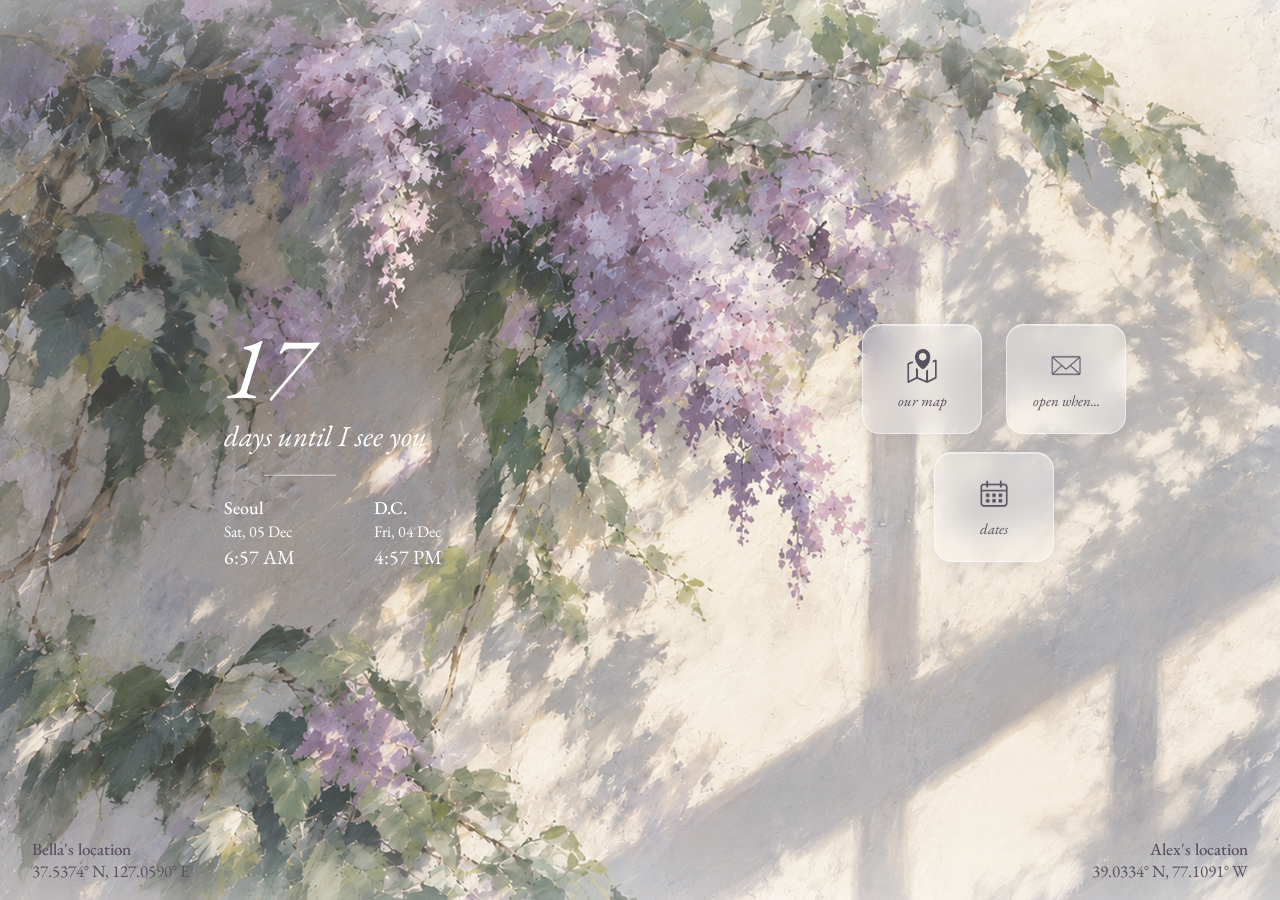
<file: index.html>
<!DOCTYPE html>
<html lang="en">
<head>
  <meta charset="UTF-8" />
  <meta name="viewport" content="width=device-width, initial-scale=1.0" />

  <title>Us</title>

  <link rel="icon" type="image/png" href="favicon.png">

  <link rel="preconnect" href="https://fonts.googleapis.com">
  <link rel="preconnect" href="https://fonts.gstatic.com" crossorigin>
  <link
    href="https://fonts.googleapis.com/css2?family=EB+Garamond:ital,wght@0,400;0,500;1,400;1,500&display=swap"
    rel="stylesheet"
  />

  <link rel="stylesheet" href="style.css" />
</head>

<body>

  <main class="home">

    <!-- COUNTDOWN + CLOCKS -->
    <section class="left-panel">

      <div class="countdown">
        <div id="countdown-days" class="countdown-number">100</div>
        <div class="countdown-text">days until I see you</div>

        <div class="divider"></div>

        <div class="clocks">

          <div class="clock">
            <div class="city">Seoul</div>
            <div id="seoul-date" class="clock-date">Sat 12 Sep</div>
            <div id="seoul-time" class="clock-time">3:43 AM</div>
          </div>

          <div class="clock">
            <div class="city">D.C.</div>
            <div id="dc-date" class="clock-date">Fri 11 Sep</div>
            <div id="dc-time" class="clock-time">2:43 PM</div>
          </div>

        </div>
      </div>

    </section>


    <!-- APP BUTTONS -->
    <nav class="apps">

        <a class="app-button" href="map.html">
            <img src="map.png" alt="Map icon">
            <span>our map</span>
        </a>

        <a class="app-button" href="letters.html">
            <img src="letter.png" alt="Letter icon">
            <span>open when...</span>
        </a>

        <a class="app-button dates-button" href="dates.html">
            <img src="dates.png" alt="Dates icon">
            <span>dates</span>
        </a>

    </nav>


    <!-- COORDINATES -->
    <div class="location bella-location">
      <strong>Bella's location</strong>
      <span>37.5374° N, 127.0590° E</span>
    </div>

    <div class="location alex-location">
      <strong>Alex's location</strong>
      <span>39.0334° N, 77.1091° W</span>
    </div>

  </main>


  <script src="script.js"></script>

</body>
</html>
</file>
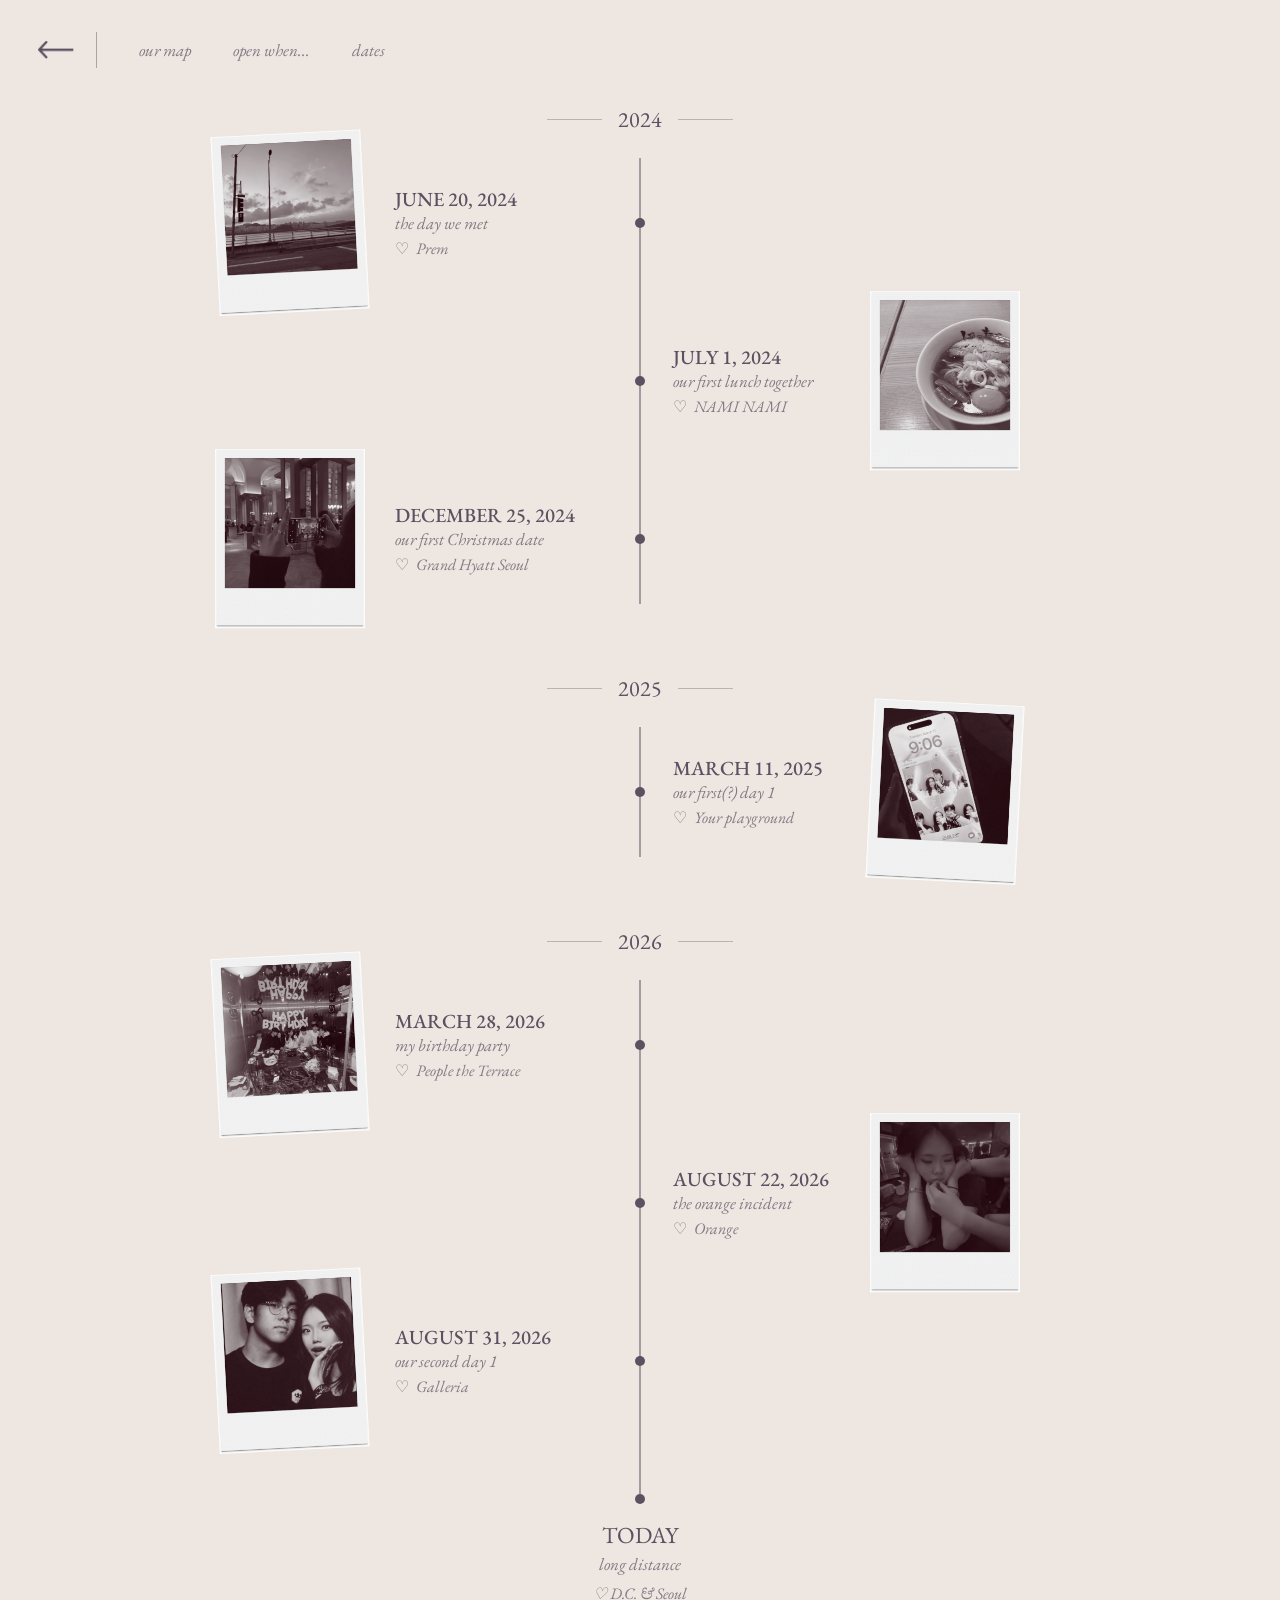
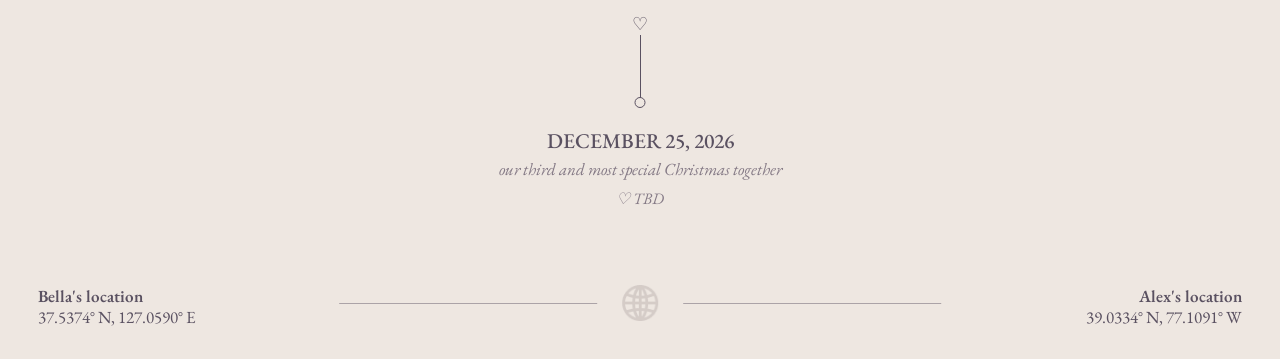
<file: dates.html>
<!DOCTYPE html>
<html lang="en">
<head>
  <meta charset="UTF-8">
  <meta name="viewport" content="width=device-width, initial-scale=1.0">

  <title>Our Dates</title>

  <link rel="icon" type="image/png" href="favicon.png">

  <!-- EB Garamond -->
  <link rel="preconnect" href="https://fonts.googleapis.com">
  <link rel="preconnect" href="https://fonts.gstatic.com" crossorigin>

  <link
    href="https://fonts.googleapis.com/css2?family=EB+Garamond:ital,wght@0,400;0,500;0,600;1,400;1,500&display=swap"
    rel="stylesheet"
  >

  <style>

    /* ========================================
       RESET
    ======================================== */

    * {
      box-sizing: border-box;
      margin: 0;
      padding: 0;
    }

    html,
    body {
      width: 100%;
      min-height: 100%;
    }

    body {
      background: #eee7e1;
      color: #5A5161;

      font-family: "EB Garamond", serif;
    }


    /* ========================================
       PAGE
    ======================================== */

    .page {
      position: relative;

      width: 100%;
      min-height: 1650px;

      padding-top: 105px;
      padding-bottom: 150px;
    }


    /* ========================================
       NAVIGATION
    ======================================== */

    .top-nav {
      position: absolute;
      top: 32px;
      left: 38px;

      display: flex;
      align-items: center;
      gap: 42px;

      z-index: 20;
    }

    .back-link {
      display: flex;
      align-items: center;
    }

    .back-link img {
      width: 36px;
      height: auto;
      object-fit: contain;
    }

    .nav-divider {
      width: 1px;
      height: 36px;
      background: rgba(90, 81, 97, 0.45);
      margin-left: -20px;
    }

    .nav-link {
      text-decoration: none;
      color: #857986;

      font-size: 17px;
      font-style: italic;

      transition: opacity 0.2s ease;
    }

    .nav-link:hover {
      opacity: 0.55;
    }


    /* ========================================
       TIMELINE
    ======================================== */

    .timeline {
      position: relative;

      width: 760px;

      margin: 0 auto;
    }


    /* ========================================
       YEAR HEADERS
    ======================================== */

    .year-block {
      margin-bottom: 70px;
    }

    .year-title {
      display: flex;
      align-items: center;
      justify-content: center;

      gap: 16px;

      margin-bottom: 24px;

      font-size: 22px;
      font-weight: 400;
    }

    .year-line {
      width: 55px;
      height: 1px;

      background: rgba(90, 81, 97, 0.35);
    }


    /* ========================================
       YEAR TIMELINE LINE
    ======================================== */

    .year-content {
      position: relative;
    }

    .timeline-line {
      position: absolute;

      top: 0;
      bottom: 0;

      left: 50%;

      width: 1px;

      transform: translateX(-50%);

      background: #5A5161;
    }

    /* Extend ONLY the 2026 timeline down to TODAY */
    .year-block:last-of-type .timeline-line {
        bottom: -70px;
        margin-bottom: 0px;
    }

    .today-section {
        position: relative;
        text-align: center;

        margin-top: 100px;
    }

    .year-2026 {
        margin-bottom: 0;
    }

    .year-2026 .year-content {
        padding-bottom: 40px;
    }




    /* ========================================
       EVENTS
    ======================================== */

    .event {
      position: relative;

      display: grid;

      grid-template-columns:
        359px
        42px
        359px;

      width: 760px;

      min-height: 130px;

      align-items: center;

      margin-bottom: 28px;
    }


    /* TIMELINE DOT */

    .event-dot {
      grid-column: 2;

      width: 10px;
      height: 10px;

      justify-self: center;

      background: #5A5161;

      border-radius: 50%;

      z-index: 5;
    }


    /* ========================================
       LEFT EVENTS
    ======================================== */

    .event-left {
      position: relative;

      grid-column: 1;

      width: 100%;
      height: 130px;
    }


    /* left-side photo */

    .event-left .polaroid {
      position: absolute;

      left: -45px;  /* moves larger photo slightly outward */
      top: 50%;

      transform:
        translateY(-50%)
        rotate(-2deg);
    }


    /* left-side text

       IMPORTANT:
       every left event begins at exactly
       the same horizontal position
    */

    .event-left .event-text {
      position: absolute;

      left: 135px;
      top: 50%;

      width: 215px;

      transform: translateY(-50%);

      text-align: left;
    }


    /* ========================================
       RIGHT EVENTS
    ======================================== */

    .event-right {
      position: relative;

      grid-column: 3;

      width: 100%;
      height: 130px;
    }


    /* right-side text

       IMPORTANT:
       every right event begins at exactly
       the same horizontal position
    */

    .event-right .event-text {
      position: absolute;

      left: 12px;
      top: 50%;

      width: 215px;

      transform: translateY(-50%);

      text-align: left;
    }


    /* right-side photo */

    .event-right .polaroid {
      position: absolute;

      right: 0;
      top: 50%;

      transform:
        translateY(-50%)
        rotate(2deg);
    }


    /* ========================================
       POLAROIDS
    ======================================== */

    .polaroid {
      display: block;

      width: 150px;
      height: auto;
    }


    /* individual rotation options */

    .straight {
      transform: translateY(-50%) rotate(0deg) !important;
    }

    .tilt-left {
      transform: translateY(-50%) rotate(-3deg) !important;
    }

    .tilt-right {
      transform: translateY(-50%) rotate(3deg) !important;
    }


    /* ========================================
       EVENT TEXT
    ======================================== */

    .event-date {
      font-size: 20px;
      font-weight: 500;

      line-height: 1.05;

      text-transform: uppercase;

      white-space: nowrap;
    }

    .event-note {
      margin-top: 4px;

      color: #847985;

      font-size: 17px;
      font-style: italic;

      line-height: 1.1;
    }

    .event-location {
      display: flex;
      align-items: center;

      gap: 7px;

      margin-top: 8px;

      color: #847985;

      font-size: 16px;
      font-style: italic;

      line-height: 1;
    }

    .pin {
      font-style: normal;
      font-size: 16px;
    }


    /* ========================================
       TODAY
    ======================================== */

    .today-section {
      position: relative;

      text-align: center;

      margin-top: 0;
    }

    .today-dot {
      width: 10px;
      height: 10px;

      margin: 0 auto 16px;

      background: #5A5161;

      border-radius: 50%;
    }

    .today-title {
      font-size: 23px;
      font-weight: 400;

      text-transform: uppercase;
    }

    .today-note {
      margin-top: 3px;

      color: #847985;

      font-size: 17px;
      font-style: italic;
    }

    .today-location {
      margin-top: 8px;

      color: #847985;

      font-size: 16px;
      font-style: italic;
    }


    /* ========================================
       FUTURE LINE
    ======================================== */

    .future-line {
      position: relative;

      width: 1px;
      height: 80px;

      margin: 18px auto 0;

      background: #5A5161;
    }

    .future-heart {
      position: absolute;

      top: -10px;
      left: 50%;

      padding: 0 5px;

      transform: translateX(-50%);

      background: #eee7e1;

      color: #5A5161;

      font-size: 18px;
    }

    .future-circle {
      position: absolute;

      left: 50%;
      bottom: -6px;

      width: 11px;
      height: 11px;

      transform: translateX(-50%);

      background: #eee7e1;

      border: 1px solid #5A5161;
      border-radius: 50%;
    }


    /* ========================================
       FUTURE EVENT
    ======================================== */

    .future-event {
      margin-top: 25px;

      text-align: center;
    }

    .future-date {
      font-size: 21px;
      font-weight: 500;

      text-transform: uppercase;
    }

    .future-note {
      margin-top: 4px;

      color: #847985;

      font-size: 17px;
      font-style: italic;
    }

    .future-location {
      margin-top: 8px;

      color: #847985;

      font-size: 16px;
      font-style: italic;
    }


    /* =========================
       BOTTOM
    ========================= */

    .bottom-location {
      position: absolute;
      bottom: 32px;

      font-size: 17px;
      line-height: 1.2;

      z-index: 20;
    }

    .bottom-location strong {
      display: block;
      font-weight: 600;
    }

    .bella-bottom {
      left: 38px;
    }

    .alex-bottom {
      right: 38px;
      text-align: right;
    }

    .bottom-center {
      position: absolute;

      left: 50%;
      bottom: 38px;

      width: 47%;

      transform: translateX(-50%);

      display: flex;
      align-items: center;
      gap: 25px;

      z-index: 20;
    }

    .bottom-line {
      flex: 1;
      height: 1px;

      background: rgba(90,81,97,0.45);
    }

    .globe-icon {
      width: 36px;
      opacity: 0.45;
    }


    /* ========================================
       SMALLER SCREENS
    ======================================== */

    @media (max-width: 900px) {

      .timeline {
        transform: scale(0.85);
        transform-origin: top center;
      }

      .top-nav {
        gap: 25px;
      }

      .nav-link {
        font-size: 15px;
      }

    }

  </style>
</head>


<body>

<main class="page">


  <!-- =====================================
       NAVIGATION
  ====================================== -->

  <nav class="top-nav">

    <a href="index.html" class="back-link">
      <img src="back.png" alt="Back">
    </a>

    <div class="nav-divider"></div>

    <a href="map.html" class="nav-link">
      our map
    </a>

    <a href="letters.html" class="nav-link">
      open when...
    </a>


    <a href="dates.html" class="nav-link">
      dates
    </a>

  </nav>



  <!-- =====================================
       TIMELINE
  ====================================== -->

  <section class="timeline">


    <!-- =====================================
         2024
    ====================================== -->

    <div class="year-block">

      <div class="year-title">

        <div class="year-line"></div>

        <span>2024</span>

        <div class="year-line"></div>

      </div>


      <div class="year-content">

        <div class="timeline-line"></div>


        <!-- JUNE 20 -->

        <div class="event">

          <div class="event-left">

            <img
              src="june20.png"
              class="polaroid tilt-left"
              alt=""
            >

            <div class="event-text">

              <div class="event-date">
                June 20, 2024
              </div>

              <div class="event-note">
                the day we met
              </div>

              <div class="event-location">
                <span class="pin">♡</span>
                <span>Prem</span>
              </div>

            </div>

          </div>

          <div class="event-dot"></div>

        </div>



        <!-- JULY 1 -->

        <div class="event">

          <div class="event-dot"></div>

          <div class="event-right">

            <div class="event-text">

              <div class="event-date">
                July 1, 2024
              </div>

              <div class="event-note">
                our first lunch together
              </div>

              <div class="event-location">
                <span class="pin">♡</span>
                <span>NAMI NAMI</span>
              </div>

            </div>

            <img
              src="july1.png"
              class="polaroid straight"
              alt=""
            >

          </div>

        </div>



        <!-- DECEMBER 25 -->

        <div class="event">

          <div class="event-left">

            <img
              src="dec25-2024.png"
              class="polaroid straight"
              alt=""
            >

            <div class="event-text">

              <div class="event-date">
                December 25, 2024
              </div>

              <div class="event-note">
                our first Christmas date
              </div>

              <div class="event-location">
                <span class="pin">♡</span>
                <span>Grand Hyatt Seoul</span>
              </div>

            </div>

          </div>

          <div class="event-dot"></div>

        </div>

      </div>

    </div>



    <!-- =====================================
         2025
    ====================================== -->

    <div class="year-block">

      <div class="year-title">

        <div class="year-line"></div>

        <span>2025</span>

        <div class="year-line"></div>

      </div>


      <div class="year-content">

        <div class="timeline-line"></div>


        <!-- MARCH 11 -->

        <div class="event">

          <div class="event-dot"></div>

          <div class="event-right">

            <div class="event-text">

              <div class="event-date">
                March 11, 2025
              </div>

              <div class="event-note">
                our first(?) day 1
              </div>

              <div class="event-location">
                <span class="pin">♡</span>
                <span>Your playground</span>
              </div>

            </div>

            <img
              src="march11.png"
              class="polaroid tilt-right"
              alt=""
            >

          </div>

        </div>

      </div>

    </div>



    <!-- =====================================
         2026
    ====================================== -->

    <div class="year-block year-2026">

      <div class="year-title">

        <div class="year-line"></div>

        <span>2026</span>

        <div class="year-line"></div>

      </div>


      <div class="year-content">

        <div class="timeline-line"></div>


        <!-- MARCH 28 -->

        <div class="event">

          <div class="event-left">

            <img
              src="march28.png"
              class="polaroid tilt-left"
              alt=""
            >

            <div class="event-text">

              <div class="event-date">
                March 28, 2026
              </div>

              <div class="event-note">
                my birthday party
              </div>

              <div class="event-location">
                <span class="pin">♡</span>
                <span>People the Terrace</span>
              </div>

            </div>

          </div>

          <div class="event-dot"></div>

        </div>



        <!-- AUGUST 22 -->

        <div class="event">

          <div class="event-dot"></div>

          <div class="event-right">

            <div class="event-text">

              <div class="event-date">
                August 22, 2026
              </div>

              <div class="event-note">
                the orange incident
              </div>

              <div class="event-location">
                <span class="pin">♡</span>
                <span>Orange</span>
              </div>

            </div>

            <img
              src="aug22.png"
              class="polaroid straight"
              alt=""
            >

          </div>

        </div>



        <!-- AUGUST 31 -->

        <div class="event">

          <div class="event-left">

            <img
              src="aug31.png"
              class="polaroid tilt-left"
              alt=""
            >

            <div class="event-text">

              <div class="event-date">
                August 31, 2026
              </div>

              <div class="event-note">
                our second day 1
              </div>

              <div class="event-location">
                <span class="pin">♡</span>
                <span>Galleria</span>
              </div>

            </div>

          </div>

          <div class="event-dot"></div>

        </div>

      </div>

    </div>



    <!-- =====================================
         TODAY
    ====================================== -->

    <div class="today-section">

      <div class="today-dot"></div>

      <div class="today-title">
        Today
      </div>

      <div class="today-note">
        long distance
      </div>

      <div class="today-location">
        ♡ D.C. &amp; Seoul
      </div>



      <!-- FUTURE -->

      <div class="future-line">

        <div class="future-heart">
          ♡
        </div>

        <div class="future-circle"></div>

      </div>


      <div class="future-event">

        <div class="future-date">
          December 25, 2026
        </div>

        <div class="future-note">
          our third and most special Christmas together
        </div>

        <div class="future-location">
          ♡ TBD
        </div>

      </div>

    </div>


  </section>

    <!-- BOTTOM -->

    <div class="bottom-location bella-bottom">
      <strong>Bella's location</strong>
      <span>37.5374° N, 127.0590° E</span>
    </div>


    <div class="bottom-center">

      <div class="bottom-line"></div>

      <img
        src="globe.png"
        class="globe-icon"
        alt=""
      >

      <div class="bottom-line"></div>

    </div>


    <div class="bottom-location alex-bottom">
      <strong>Alex's location</strong>
      <span>39.0334° N, 77.1091° W</span>
    </div>


</main>

</body>
</html>
</file>
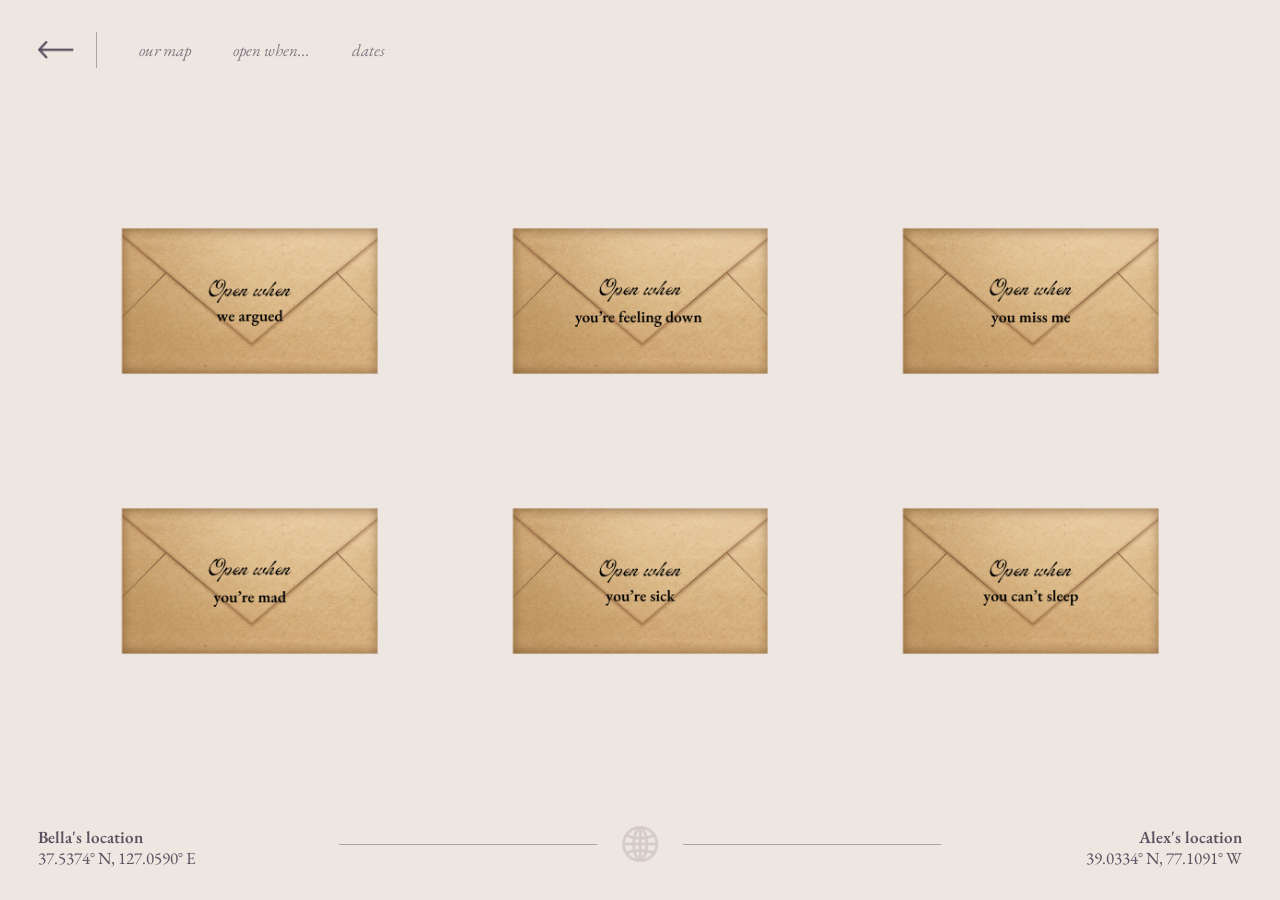
<file: letters.html>
<!DOCTYPE html>
<html lang="en">
<head>
  <meta charset="UTF-8" />
  <meta name="viewport" content="width=device-width, initial-scale=1.0" />

  <title>Open When...</title>

  <link rel="icon" type="image/png" href="favicon.png">

  <link rel="preconnect" href="https://fonts.googleapis.com">
  <link rel="preconnect" href="https://fonts.gstatic.com" crossorigin>

  <link
    href="https://fonts.googleapis.com/css2?family=EB+Garamond:ital,wght@0,400;0,500;1,400&display=swap"
    rel="stylesheet"
  >

  <style>
    * {
      box-sizing: border-box;
      margin: 0;
      padding: 0;
    }

    html,
    body {
      width: 100%;
      height: 100%;
    }

    body {
      overflow: hidden;
      background: #eee7e1;
      color: #5A5161;
      font-family: "EB Garamond", serif;
    }

    .page {
      position: relative;
      width: 100vw;
      height: 100vh;
      min-width: 1100px;
      min-height: 700px;
    }


    /* =========================
       NAV
    ========================= */

    .top-nav {
      position: absolute;
      top: 32px;
      left: 38px;

      display: flex;
      align-items: center;
      gap: 42px;

      z-index: 30;
    }

    .back-link img {
      width: 36px;
      display: block;
    }

    .nav-divider {
      width: 1px;
      height: 36px;
      background: rgba(90, 81, 97, 0.45);
      margin-left: -20px;
    }

    .nav-link {
      text-decoration: none;
      color: #857986;
      font-size: 17px;
      font-style: italic;
      transition: opacity 0.2s ease;
    }

    .nav-link:hover {
      opacity: 0.55;
    }


    /* =========================
       LETTER GRID
    ========================= */

    .letter-grid {
      position: absolute;

      left: 50%;
      top: 49%;

      transform: translate(-50%, -50%);

      width: 81vw;
      max-width: 1260px;

      display: grid;
      grid-template-columns: repeat(3, 1fr);

      column-gap: 135px;
      row-gap: 95px;

      align-items: center;
      justify-items: center;

      transition:
        opacity 0.35s ease,
        filter 0.35s ease,
        transform 0.35s ease;
    }

    .letter-item {
      border: none;
      background: none;
      padding: 0;
      cursor: pointer;

      transition:
        transform 0.25s ease,
        filter 0.25s ease,
        opacity 0.25s ease;
    }

    .letter-item img {
      width: 325px;
      max-width: 100%;
      height: auto;
      display: block;
    }

    .letter-item:hover {
      transform: translateY(-7px) scale(1.02);
      filter: brightness(1.03);
    }

    .letter-item:active {
      transform: translateY(-2px) scale(0.99);
    }


    /* dimmed state when letter is open */

    .page.letter-open .letter-grid {
      opacity: 0.18;
      filter: blur(1px);
      transform: translate(-50%, -50%) scale(0.985);
      pointer-events: none;
    }


    /* =========================
       LETTER OVERLAY
    ========================= */

    .letter-overlay {
      position: fixed;
      inset: 0;

      display: flex;
      justify-content: center;
      align-items: center;

      background: rgba(238, 231, 225, 0.18);

      opacity: 0;
      visibility: hidden;
      pointer-events: none;

      z-index: 50;

      transition:
        opacity 0.35s ease,
        visibility 0.35s ease;
    }

    .letter-overlay.active {
      opacity: 1;
      visibility: visible;
      pointer-events: auto;
    }


    /* =========================
       PAPER
    ========================= */

    .paper-wrap {
      position: relative;

      width: 515px;

      transform: translateY(25px) scale(0.92);
      opacity: 0;

      transition:
        transform 0.42s cubic-bezier(.18,.8,.25,1),
        opacity 0.32s ease;
    }

    .letter-overlay.active .paper-wrap {
      transform: translateY(0) scale(1);
      opacity: 1;
    }

    .paper-image {
      width: 100%;
      height: auto;
      display: block;

      filter: drop-shadow(13px 17px 10px rgba(70, 60, 60, 0.28));
    }


    /* =========================
       LETTER TEXT
    ========================= */

    .paper-text {
      position: absolute;

      left: 11%;
      right: 11%;

      top: 15%;
      bottom: 11%;

      color: #4f4855;

      overflow-y: auto;

      padding-right: 8px;

      font-size: 18px;
      line-height: 1.96;

      scrollbar-width: thin;
      scrollbar-color: rgba(90,81,97,.35) transparent;
    }

    .paper-text h2 {
      font-size: 27px;
      font-weight: 500;
      margin-bottom: 18px;
    }

    .paper-text p {
      margin-bottom: 14px;
    }


    /* =========================
       CLOSE BUTTON
    ========================= */

    .close-letter {
      position: absolute;

      top: 16px;
      right: 18px;

      width: 32px;
      height: 32px;

      border: 0;
      background: rgba(255,255,255,0.55);

      border-radius: 50%;

      font-family: Arial, sans-serif;
      font-size: 19px;

      color: #5A5161;

      cursor: pointer;

      opacity: 0.65;

      transition:
        opacity 0.2s ease,
        transform 0.2s ease;
    }

    .close-letter:hover {
      opacity: 1;
      transform: scale(1.05);
    }


    /* =========================
       BOTTOM
    ========================= */

    .bottom-location {
      position: absolute;
      bottom: 32px;

      font-size: 17px;
      line-height: 1.2;

      z-index: 20;
    }

    .bottom-location strong {
      display: block;
      font-weight: 600;
    }

    .bella-bottom {
      left: 38px;
    }

    .alex-bottom {
      right: 38px;
      text-align: right;
    }

    .bottom-center {
      position: absolute;

      left: 50%;
      bottom: 38px;

      width: 47%;

      transform: translateX(-50%);

      display: flex;
      align-items: center;
      gap: 25px;

      z-index: 20;
    }

    .bottom-line {
      flex: 1;
      height: 1px;

      background: rgba(90,81,97,0.45);
    }

    .globe-icon {
      width: 36px;
      opacity: 0.45;
    }


    /* =========================
       RESPONSIVE
    ========================= */

    @media (max-width: 1250px) {
      .letter-grid {
        column-gap: 70px;
      }

      .letter-item img {
        width: 280px;
      }

      .paper-wrap {
        width: 465px;
      }
    }

  </style>
</head>

<body>

  <main class="page" id="page">


    <!-- NAVIGATION -->

    <nav class="top-nav">

      <a href="index.html" class="back-link">
        <img src="back.png" alt="Back">
      </a>

      <div class="nav-divider"></div>

      <a href="map.html" class="nav-link">our map</a>
      <a href="letters.html" class="nav-link">open when...</a>
      <a href="dates.html" class="nav-link">dates</a>

    </nav>



    <!-- LETTERS -->

    <section class="letter-grid">

      <button
        class="letter-item"
        data-title="Open when we argued"
        data-letter="argued"
      >
        <img src="argued.png" alt="Open when we argued">
      </button>


      <button
        class="letter-item"
        data-title="Open when you're feeling down"
        data-letter="down"
      >
        <img src="down.png" alt="Open when you're feeling down">
      </button>


      <button
        class="letter-item"
        data-title="Open when you miss me"
        data-letter="miss"
      >
        <img src="miss.png" alt="Open when you miss me">
      </button>


      <button
        class="letter-item"
        data-title="Open when you're mad"
        data-letter="mad"
      >
        <img src="mad.png" alt="Open when you're mad">
      </button>


      <button
        class="letter-item"
        data-title="Open when you're sick"
        data-letter="sick"
      >
        <img src="sick.png" alt="Open when you're sick">
      </button>


      <button
        class="letter-item"
        data-title="Open when you can't sleep"
        data-letter="sleep"
      >
        <img src="sleep.png" alt="Open when you can't sleep">
      </button>

    </section>



    <!-- POPUP -->

    <div class="letter-overlay" id="letter-overlay">

      <div class="paper-wrap" id="paper-wrap">

        <img
          src="paper.png"
          class="paper-image"
          alt=""
        >

        <button
          class="close-letter"
          id="close-letter"
          aria-label="Close letter"
        >
          ×
        </button>

        <div
          class="paper-text"
          id="paper-text"
        ></div>

      </div>

    </div>



    <!-- BOTTOM -->

    <div class="bottom-location bella-bottom">
      <strong>Bella's location</strong>
      <span>37.5374° N, 127.0590° E</span>
    </div>


    <div class="bottom-center">

      <div class="bottom-line"></div>

      <img
        src="globe.png"
        class="globe-icon"
        alt=""
      >

      <div class="bottom-line"></div>

    </div>


    <div class="bottom-location alex-bottom">
      <strong>Alex's location</strong>
      <span>39.0334° N, 77.1091° W</span>
    </div>


  </main>


  <script>

    const letters = {

      argued: `

        <p>Hi,</p>

        <p>
          If you’re reading this, we probably just argued, and maybe right now you’re annoyed at me, hurt, frustrated, or just don’t really want to talk to me.
        </p>

        <p>
          I don’t know what we argued about or whether I was right or wrong. But no matter what happened, please know I still love you.

        </p>

        <p>
          Sometimes, when I’m upset, I tend to say harsh things that I don’t actually mean. If that made you think I care more about winning the argument than I care about you, it’s simply not true. 

        </p>

        <p>
          Remember, I love you more than anything else, even right now. Just text me back, okay? 
        </p>

      `,


      down: `

        <p>Awww... Why are you feeling down?</p>

        <p>
          I’m assuming it’s either because of school, parents, friends, or long-distance. 

        </p>

        <p>
          I can’t be there in person right now to help you feel better, but you can always call me! 

        </p>

        <p>
          Just hit the call button on Instagram or Snapchat, and I’ll try my BEST to pick up (as long as it’s not school time). 
        </p>

        <p>
            Please don’t try to carry the burden alone when I’m always here to support you. 
        </p>

        <p>I love youuu, and I’ll talk to you later on the phone!</p>
      `,


      miss: `

        <p>Hey...</p>

        <p>
          If you’re reading this, you’re probably missing me. Well... I miss you more :( 
        </p>

        <p>
          At this point, we have less than 95 days till we see each other! That may feel like a long duration of time, but it’s basically negligible compared to the time we will be spending together in the future!! 
        </p>

        <p>
          Just focus on what you have to do right now, and hopefully time will go by quickly. 
        </p>

        <p>On the bright side, we have our special day planned on Christmas 😉 </p>

        <p>Until then, let’s both focus on the present. You can always call and text mee! </p>
      `,


      mad: `

        <p>Hi Alex,</p>

        <p>
          I don’t know what happened, but I’m guessing something seriously pissed you off. Maybe it’s school, family, college prep, friends, or just one of those days where everything feels like too much.
        </p>

        <p>
          You don’t have to immediately calm down or pretend you’re okay. Be mad. Complain. Rant to me about it. I’ll listen and agree with you.
        </p>

        <p>
          I just wish I could be there right now to hug you and distract you until you feel a little better.

        </p>

        <p>
          Whatever happened, it’s one bad moment. You’ll figure it out like you always do.

        </p>

        <p>I’m always on your side.</p>
      `,


      sick: `

        <p>Sick? I got you!</p>

        <p>
          Fever/body aches/ headache ⟶ Tylenol or ibuprofen
          Sore throat ⟶ Tylenol or ibuprofen + throat lozenges
          Stuffy nose ⟶ Saline nasal spray
          Runny nose/sneezing ⟶ antihistamine (cetirizine or loratadine)
          Dry cough ⟶ Dextromethorphan
          Mucus/chest congestion ⟶ Guaifenesin + lots of water
          Upset stomach/nausea ⟶ Bismuth subsalicylate 
          Heartburn ⟶ Calcium carbonate
          Diarrhea ⟶ Fluids/electrolytes
        </p>

        <p>
          Bella says: drink water, eat something, sleep, and READ THE LABEL!
          Also check the ingredients before combining medicines—many already contain acetaminophen, dextromethorphan, etc.
        </p>

      `,


      sleep: `

        <p>Hi Alex,</p>

        <p>
          Why are you still awake :(
        </p>

        <p>
          I wish I were there so we could just cuddle and fall asleep next to me. But since I’m 11,000 km away right now, here’s a <a href="https://open.spotify.com/playlist/3pMwlngtSOcuEeHhkHLHbm?si=b08196456e904cc7">Spotify playlist</a> for a good night's sleep. 

        </p>

        <p>
          Put your phone down after this, get comfy, close your eyes, and stop thinking about everything you have to do tomorrow. It can wait until morning.

        </p>

        <p>
          I hope you have the sweetest dreams. Maybe dream about me while you’re at it.
        </p>

        <p>Goodnight, I love you so much!</p>
      `

    };


    const page = document.getElementById("page");

    const overlay =
      document.getElementById("letter-overlay");

    const paperWrap =
      document.getElementById("paper-wrap");

    const paperText =
      document.getElementById("paper-text");

    const closeButton =
      document.getElementById("close-letter");

    const letterButtons =
      document.querySelectorAll(".letter-item");


    /* OPEN */

    letterButtons.forEach(button => {

      button.addEventListener("click", () => {

        const letterName =
          button.dataset.letter;

        paperText.innerHTML =
          letters[letterName];

        paperText.scrollTop = 0;

        page.classList.add("letter-open");

        overlay.classList.add("active");

      });

    });


    /* CLOSE */

    function closeLetter() {

      overlay.classList.remove("active");

      page.classList.remove("letter-open");

    }


    closeButton.addEventListener(
      "click",
      closeLetter
    );


    /* click outside paper */

    overlay.addEventListener(
      "click",
      event => {

        if (event.target === overlay) {
          closeLetter();
        }

      }
    );


    /* ESC key */

    document.addEventListener(
      "keydown",
      event => {

        if (event.key === "Escape") {
          closeLetter();
        }

      }
    );

  </script>

</body>
</html>
</file>
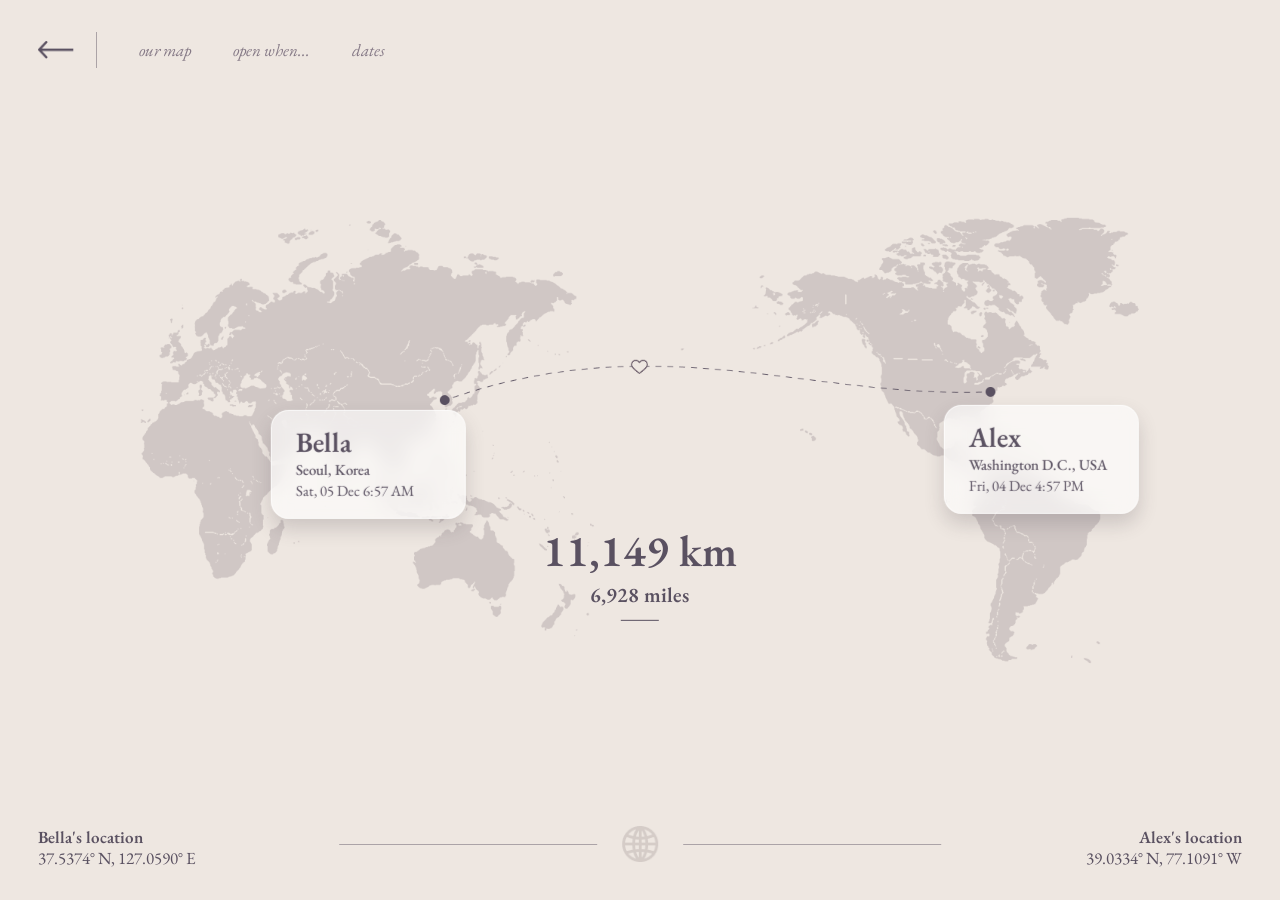
<file: map.html>
<!DOCTYPE html>
<html lang="en">
<head>
  <meta charset="UTF-8">
  <meta name="viewport" content="width=device-width, initial-scale=1.0">

  <title>Our Map</title>

  <link rel="icon" type="image/png" href="favicon.png">

  <link rel="preconnect" href="https://fonts.googleapis.com">
  <link rel="preconnect" href="https://fonts.gstatic.com" crossorigin>

  <link
    href="https://fonts.googleapis.com/css2?family=EB+Garamond:ital,wght@0,400;0,500;0,600;1,400&display=swap"
    rel="stylesheet"
  >

  <style>
    * {
      box-sizing: border-box;
      margin: 0;
      padding: 0;
    }

    html,
    body {
      width: 100%;
      height: 100%;
    }

    body {
      font-family: "EB Garamond", serif;
      background: #eee7e1;
      color: #5a5161;
      overflow: hidden;
    }

    .page {
      position: relative;
      width: 100vw;
      height: 100vh;
      min-width: 1100px;
      min-height: 700px;
    }

    /* -------------------------
       NAV
    ------------------------- */

    .top-nav {
      position: absolute;
      top: 32px;
      left: 38px;

      display: flex;
      align-items: center;
      gap: 42px;

      z-index: 20;
    }

    .back-link {
      display: flex;
      align-items: center;
    }

    .back-link img {
      width: 36px;
      height: auto;
      object-fit: contain;
    }

    .nav-divider {
      width: 1px;
      height: 36px;
      background: rgba(90, 81, 97, 0.45);
      margin-left: -20px;
    }

    .nav-link {
      text-decoration: none;
      color: #857986;

      font-size: 17px;
      font-style: italic;

      transition: opacity 0.2s ease;
    }

    .nav-link:hover {
      opacity: 0.55;
    }

    /* -------------------------
       MAP
    ------------------------- */

    .map-container {
      position: absolute;

      width: 78vw;
      max-width: 1230px;

      left: 50%;
      top: 49%;

      transform: translate(-50%, -50%);
    }

    .world-map {
      display: block;

      width: 100%;
      height: auto;

      user-select: none;
      pointer-events: none;
    }

    /* -------------------------
       LOCATION CARDS
    ------------------------- */

    .location-card {
      position: absolute;

      width: 195px;

      padding: 18px 24px;

      background: rgba(255, 255, 255, 0.62);

      border: 1px solid rgba(255, 255, 255, 0.65);

      border-radius: 18px;

      backdrop-filter: blur(10px);
      -webkit-backdrop-filter: blur(10px);

      box-shadow: 0 10px 20px rgba(70, 60, 70, 0.2);
    }

    .bella-card {
      left: 13%;
      top: 43%;
    }

    .alex-card {
      right: 0%;
      top: 42%;
    }

    .name {
      font-size: 28px;
      font-weight: 600;
      line-height: 0.95;
    }

    .place {
      font-size: 15px;
      font-weight: 500;
      margin-top: 4px;
    }

    .live-time {
      font-size: 15px;
      margin-top: 2px;
    }

    /* -------------------------
       DISTANCE
    ------------------------- */

    .distance {
      position: absolute;

      left: 50%;
      top: 80%;

      transform: translate(-50%, -50%);

      text-align: center;
    }

    .distance-km {
      font-size: 44px;
      font-weight: 600;
      line-height: 1;
    }

    .distance-miles {
      margin-top: 8px;

      font-size: 21px;
      font-weight: 600;
    }

    .small-line {
      width: 38px;
      height: 1px;

      background: #5a5161;

      margin: 12px auto 0;
    }

    /* -------------------------
       BOTTOM
    ------------------------- */

    .bottom-location {
      position: absolute;
      bottom: 32px;

      font-size: 17px;
      line-height: 1.2;
    }

    .bottom-location strong {
      display: block;
      font-weight: 600;
    }

    .bella-bottom {
      left: 38px;
    }

    .alex-bottom {
      right: 38px;
      text-align: right;
    }

    .bottom-center {
      position: absolute;

      left: 50%;
      bottom: 38px;

      width: 47%;

      transform: translateX(-50%);

      display: flex;
      align-items: center;

      gap: 25px;
    }

    .bottom-line {
      flex: 1;

      height: 1px;

      background: rgba(90, 81, 97, 0.45);
    }

    .globe-icon {
      width: 36px;
      height: auto;

      opacity: 0.45;
    }
  </style>
</head>

<body>

  <main class="page">

    <!-- NAV -->

    <nav class="top-nav">

      <a href="index.html" class="back-link">
        <img src="back.png" alt="Back">
      </a>

      <div class="nav-divider"></div>

      <a href="map.html" class="nav-link">our map</a>
      <a href="letters.html" class="nav-link">open when...</a>
      <a href="dates.html" class="nav-link">dates</a>

    </nav>


    <!-- MAP AREA -->

    <section class="map-container">

      <img
        src="world.png"
        class="world-map"
        alt="World map"
      >

      <!-- route -->

      <!-- bella -->

      <div class="location-card bella-card">

        <div class="name">Bella</div>

        <div class="place">
          Seoul, Korea
        </div>

        <div
          class="live-time"
          id="bella-time"
        ></div>

      </div>


      <!-- alex -->

      <div class="location-card alex-card">

        <div class="name">Alex</div>

        <div class="place">
          Washington D.C., USA
        </div>

        <div
          class="live-time"
          id="alex-time"
        ></div>

      </div>


      <!-- distance -->

      <div class="distance">

        <div class="distance-km">
          11,149 km
        </div>

        <div class="distance-miles">
          6,928 miles
        </div>

        <div class="small-line"></div>

      </div>

    </section>


    <!-- BOTTOM LEFT -->

    <div class="bottom-location bella-bottom">

      <strong>Bella's location</strong>

      <span>
        37.5374° N, 127.0590° E
      </span>

    </div>


    <!-- BOTTOM CENTER -->

    <div class="bottom-center">

      <div class="bottom-line"></div>

      <img
        src="globe.png"
        class="globe-icon"
        alt=""
      >

      <div class="bottom-line"></div>

    </div>


    <!-- BOTTOM RIGHT -->

    <div class="bottom-location alex-bottom">

      <strong>Alex's location</strong>

      <span>
        39.0334° N, 77.1091° W
      </span>

    </div>

  </main>


  <script>

    function updateTimes() {

      const now = new Date();


      const seoulDate =
        now.toLocaleDateString("en-GB", {
          timeZone: "Asia/Seoul",
          weekday: "short",
          day: "2-digit",
          month: "short"
        });

      const seoulTime =
        now.toLocaleTimeString("en-US", {
          timeZone: "Asia/Seoul",
          hour: "numeric",
          minute: "2-digit",
          hour12: true
        });


      const dcDate =
        now.toLocaleDateString("en-GB", {
          timeZone: "America/New_York",
          weekday: "short",
          day: "2-digit",
          month: "short"
        });

      const dcTime =
        now.toLocaleTimeString("en-US", {
          timeZone: "America/New_York",
          hour: "numeric",
          minute: "2-digit",
          hour12: true
        });


      document.getElementById("bella-time").textContent =
        seoulDate + " " + seoulTime;

      document.getElementById("alex-time").textContent =
        dcDate + " " + dcTime;
    }


    updateTimes();

    setInterval(updateTimes, 30000);

  </script>

</body>
</html>
</file>
<file: style.css>
* {
  box-sizing: border-box;
  margin: 0;
  padding: 0;
}

html,
body {
  width: 100%;
  height: 100%;
}

body {
  overflow: hidden;
  background: #eee9e4;
}

.home {
  position: relative;

  width: 100vw;
  height: 100vh;

  min-height: 700px;

  background-image: url("background.png");
  background-size: cover;
  background-position: center;
  background-repeat: no-repeat;

  color: white;
  font-family: "EB Garamond", serif;
}


/* ================================
   COUNTDOWN AREA
================================ */

.left-panel {
  position: absolute;

  left: 17.5%;
  top: 50%;

  transform: translateY(-50%);
}

.countdown {
  width: 300px;
}

.countdown-number {
  font-family: "EB Garamond", serif;

  font-size: clamp(80px, 7vw, 115px);
  font-weight: 400;
  font-style: italic;
  line-height: 0.8;

  color: white;
}

.countdown-text {
  margin-top: 14px;

  font-size: 29px;
  font-style: italic;
  color: white;
}

.divider {
  width: 72px;
  height: 1px;

  margin: 20px 0 20px 40px;

  background: rgba(255, 255, 255, 0.65);
}


/* ================================
   CLOCKS
================================ */

.clocks {
  display: flex;

  gap: 55px;
}

.clock {
  min-width: 95px;
}

.city {
  font-size: 18px;
  font-weight: 500;
}

.clock-date {
  margin-top: 2px;

  font-size: 16px;
}

.clock-time {
  margin-top: 2px;

  font-size: 20px;
}


/* ================================
   APP GRID
================================ */

.apps {
  position: absolute;

  top: 36%;
  right: 12%;

  display: grid;

  grid-template-columns: 120px 120px;

  column-gap: 24px;
  row-gap: 18px;
}

.dates-button {
  grid-column: 1 / 3;
  justify-self: center;
}

.app-button {
  width: 120px;
  height: 110px;

  display: flex;
  flex-direction: column;
  align-items: center;
  justify-content: center;

  gap: 8px;

  text-decoration: none;

  border: 1px solid rgba(255, 255, 255, 0.55);

  border-radius: 18px;

  background: rgba(255, 255, 255, 0.37);

  backdrop-filter: blur(12px);
  -webkit-backdrop-filter: blur(12px);

  box-shadow:
    0 6px 18px rgba(65, 55, 70, 0.08),
    inset 0 1px 0 rgba(255, 255, 255, 0.45);

  transition:
    transform 0.25s ease,
    background 0.25s ease,
    box-shadow 0.25s ease;
}

.app-button img {
  width: 34px;
  height: 34px;

  object-fit: contain;
}

.app-button span {
  font-family: "EB Garamond", serif;
  font-size: 15px;
  font-style: italic;

  color: #5a5161;
}

.app-button:hover {
  transform: translateY(-4px);

  background: rgba(255, 255, 255, 0.52);

  box-shadow:
    0 10px 25px rgba(65, 55, 70, 0.12),
    inset 0 1px 0 rgba(255, 255, 255, 0.55);
}

.app-button:active {
  transform: translateY(-1px);
}


/* ================================
   LOCATIONS
================================ */

.location {
  position: absolute;

  bottom: 2%;

  display: flex;
  flex-direction: column;

  font-size: 17px;
  line-height: 1.3;

  color: #5a5161;
}

.location strong {
  font-weight: 500;
}

.bella-location {
  left: 2.5%;
}

.alex-location {
  right: 2.5%;

  text-align: right;
}


/* ================================
   RESPONSIVE
================================ */

@media (max-width: 1100px) {

  .left-panel {
    left: 12%;
  }

  .apps {
    right: 8%;
  }

}


@media (max-width: 850px) {

  body {
    overflow-y: auto;
  }

  .home {
    min-height: 900px;
  }

  .left-panel {
    left: 50%;
    top: 26%;

    transform: translate(-50%, -50%);

    text-align: center;
  }

  .divider {
    margin-left: auto;
    margin-right: auto;
  }

  .clocks {
    justify-content: center;
  }

  .apps {
    top: 50%;
    right: auto;
    left: 50%;

    transform: translateX(-50%);

    grid-template-columns: repeat(2, 120px);
  }

  .bella-location {
    left: 25px;
  }

  .alex-location {
    right: 25px;
  }

}
</file>
